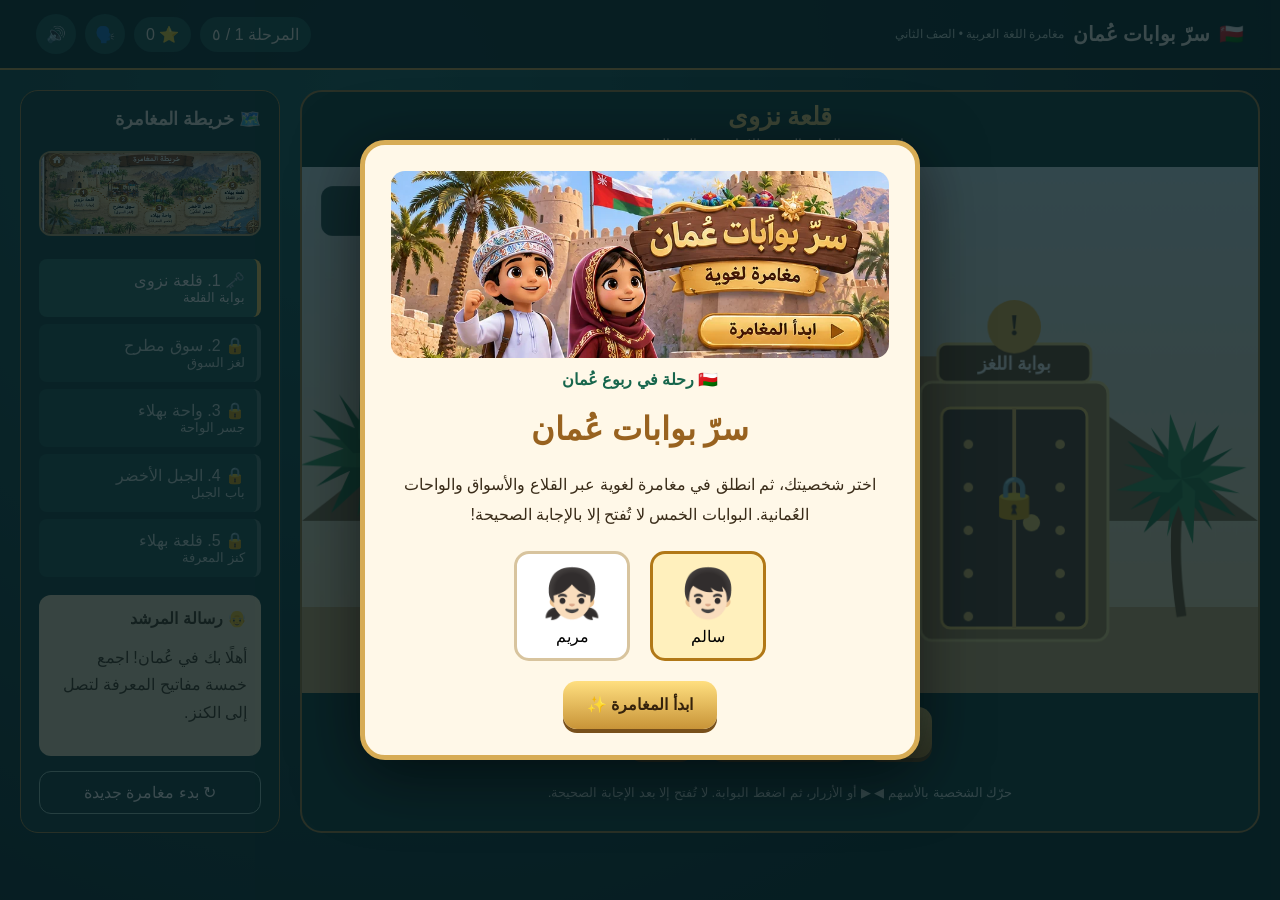
<file: oman-gates-game-enhanced/index.html>
<!doctype html><html lang="ar" dir="rtl"><head><meta charset="utf-8"><meta name="viewport" content="width=device-width,initial-scale=1"><meta name="theme-color" content="#123e3c"><title>سر بوابات عُمان | الصف الثاني</title><link rel="stylesheet" href="style.css"></head><body>
<header><div class="brand">🇴🇲 <strong>سرّ بوابات عُمان</strong><small>مغامرة اللغة العربية • الصف الثاني</small></div><div class="stats"><span id="level">المرحلة ١ / ٥</span><span id="stars">⭐ ٠</span><button id="voice" aria-label="تشغيل أو إيقاف التشجيع الصوتي">🗣️</button><button id="sound" aria-label="تشغيل أو إيقاف الصوت">🔊</button></div></header>
<main><section class="game-wrap"><div class="scene-title"><h1 id="place">قلعة نزوى</h1><p id="mission">اقترب من البوابة الذهبية للإجابة عن السؤال</p></div><canvas id="world" width="1000" height="550" aria-label="مشهد لعبة عُمانية مع بوابة واضحة وشخصية قابلة للتحريك"></canvas><div class="controls"><button id="right" aria-label="تحرك يمينًا">◀</button><button id="interact">🚪 افتح البوابة</button><button id="left" aria-label="تحرك يسارًا">▶</button></div><p class="hint">حرّك الشخصية بالأسهم ◀ ▶ أو الأزرار، ثم اضغط البوابة. لا تُفتح إلا بعد الإجابة الصحيحة.</p></section><aside class="sidebar"><h2>🗺️ خريطة المغامرة</h2><img class="map-art" src="assets/oman-map.webp" alt="خريطة مغامرة مستوحاة من معالم عُمان"><div id="map"></div><div class="guide"><strong>👴 رسالة المرشد</strong><p id="guide">أهلًا بك في عُمان! اجمع خمسة مفاتيح المعرفة لتصل إلى الكنز.</p></div><button id="restart" class="secondary">↻ بدء مغامرة جديدة</button></aside></main>
<div id="overlay" class="overlay hidden" role="dialog" aria-modal="true" aria-labelledby="questionTitle"><div class="modal"><div class="modal-top"><span>🔐 لغز البوابة</span><button id="close" aria-label="إغلاق">✕</button></div><h2 id="questionTitle"></h2><p id="instruction"></p><div id="answers" class="answers"></div><div id="feedback" role="status" aria-live="polite"></div><button id="next" class="primary hidden">تابع المغامرة ←</button></div></div>
<div id="welcome" class="overlay"><div class="modal welcome"><img class="hero-art" src="assets/oman-heroes.webp" alt="شخصيات عُمانية أمام قلعة تقليدية"><div class="badge">🇴🇲 رحلة في ربوع عُمان</div><h1>سرّ بوابات عُمان</h1><p>اختر شخصيتك، ثم انطلق في مغامرة لغوية عبر القلاع والأسواق والواحات العُمانية. البوابات الخمس لا تُفتح إلا بالإجابة الصحيحة!</p><div class="avatars"><button class="avatar selected" data-avatar="boy">👦🏻<span>سالم</span></button><button class="avatar" data-avatar="girl">👧🏻<span>مريم</span></button></div><button id="start" class="primary">ابدأ المغامرة ✨</button></div></div>
<script src="game.js"></script></body></html>
</file>
<file: oman-gates-game-enhanced/style.css>
:root{font-family:Tahoma,Arial,sans-serif;color:#f8f4e9;background:#092a2d}*{box-sizing:border-box}body{margin:0;background:radial-gradient(circle at 30% 10%,#1d6261,#092a2d 75%);min-height:100vh}button{font:inherit;cursor:pointer;touch-action:manipulation}button:focus-visible{outline:3px solid #f4c64c;outline-offset:3px}header{display:flex;justify-content:space-between;align-items:center;gap:12px;padding:14px clamp(12px,3vw,36px);background:#092527d9;border-bottom:2px solid #c99b46}.brand{display:flex;gap:9px;align-items:center;font-size:1.25rem}.brand small{display:block;font-size:.75rem;color:#c7d9d2}.stats{display:flex;align-items:center;gap:9px;flex-wrap:wrap}.stats span{background:#1b5551;padding:8px 12px;border-radius:20px}.stats button{background:#1b5551;color:white;border:0;border-radius:50%;width:40px;height:40px}main{display:grid;grid-template-columns:minmax(0,1fr) 260px;gap:20px;max-width:1400px;margin:auto;padding:20px}.game-wrap{background:#123e3c;border:2px solid #a88240;border-radius:22px;overflow:hidden;text-align:center}.scene-title{padding:10px}.scene-title h1{margin:0;color:#ffdc80;font-size:1.55rem}.scene-title p{margin:5px;font-size:.9rem}canvas{display:block;width:100%;height:auto;aspect-ratio:1000/550;background:#c5e9ec;cursor:pointer}.controls{display:flex;justify-content:center;gap:15px;padding:14px}.controls button,.primary{border:0;background:linear-gradient(#ffdf80,#c89438);color:#35220c;font-weight:bold;border-radius:14px;padding:12px 24px;box-shadow:0 4px #78501b;min-height:48px}.controls button:first-child,.controls button:last-child{font-size:1.4rem;min-width:66px}.hint{font-size:.83rem;color:#d4e4df;padding:0 10px 10px}.sidebar{background:#123e3c;border:1px solid #a88240;border-radius:18px;padding:18px;align-self:start}.sidebar h2{margin-top:0;font-size:1.1rem}.map-item{padding:12px;border-right:4px solid #577c75;margin:7px 0;background:#1d5550;border-radius:8px;color:#d2e1dc}.map-item.current{border-color:#ffce59;background:#2a6c62;color:#fff}.map-item.done{border-color:#7fd6a1}.guide{background:#eee1bc;color:#44321e;padding:14px;border-radius:12px;margin-top:18px}.guide p{line-height:1.7}.secondary{width:100%;margin-top:15px;background:transparent;color:white;border:1px solid #9ec5bb;border-radius:12px;padding:11px}.overlay{position:fixed;inset:0;background:#071b20c9;display:flex;align-items:center;justify-content:center;padding:16px;z-index:10}.hidden{display:none!important}.modal{background:#fff8e8;color:#3a2c19;border:5px solid #d7ac55;border-radius:25px;width:min(560px,100%);padding:26px;text-align:center;box-shadow:0 15px 65px #0008}.modal-top{display:flex;justify-content:space-between;color:#84602c;font-weight:bold}.modal-top button{border:0;background:transparent;font-size:1.4rem}.modal h2{font-size:clamp(1.4rem,4vw,2.2rem)}.answers{display:grid;gap:12px;margin:20px auto}.answers button{background:#fff;border:2px solid #b99c62;border-radius:14px;padding:16px;font-weight:bold;font-size:1.3rem;min-height:55px}.answers button:hover{background:#fff0c4}.answers button.correct{background:#b8ebbf;border-color:#2e8c4e}.answers button.wrong{background:#f8d2c9;border-color:#c74b40}#feedback{font-weight:bold;min-height:28px;margin:12px}.welcome h1{color:#98621f}.welcome p{line-height:1.9}.badge{color:#17664c;font-weight:bold}.avatars{display:flex;justify-content:center;gap:20px;margin:20px}.avatar{display:grid;gap:5px;background:#fff;border:3px solid #d8c49e;border-radius:15px;padding:12px 25px;font-size:3rem}.avatar span{font-size:1rem}.avatar.selected{border-color:#b17817;background:#fff0bd}@media(max-width:850px){main{grid-template-columns:1fr}.sidebar{order:2}.brand{font-size:1rem}header{flex-wrap:wrap}.stats span{font-size:.8rem}.modal{padding:17px}.controls{gap:7px}.controls button{padding:10px 12px}}

.hero-art{display:block;width:100%;max-height:245px;object-fit:cover;border-radius:14px;margin-bottom:12px}.map-art{width:100%;border-radius:12px;margin:6px 0 12px;border:2px solid #bca16b}.modal.welcome{max-height:90vh;overflow:auto}.gate-sparkle{animation:gateGlow 1s ease-in-out infinite alternate}@keyframes gateGlow{from{filter:brightness(1)}to{filter:brightness(1.4)}}@media(max-width:600px){.hero-art{max-height:155px}.map-art{max-height:110px;object-fit:cover}}
</file>
